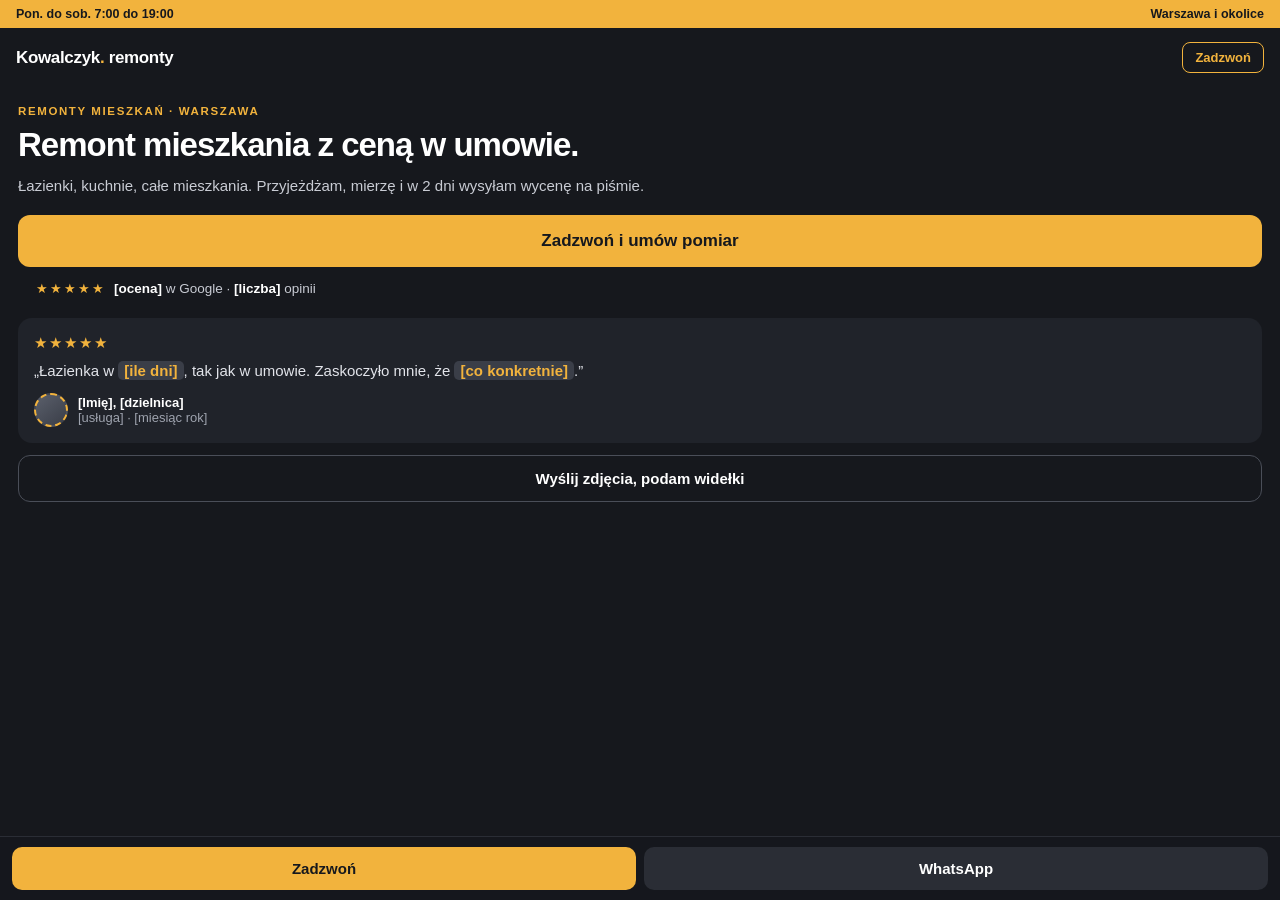
<file: content/koncepty/przyklad-remonty/opinie-po.html>
<!doctype html><meta charset=utf-8><meta name=viewport content="width=device-width,initial-scale=1"><style>*{box-sizing:border-box}body{margin:0;font-family:Inter,Arial,sans-serif;background:#16181d;color:#fff}
.info{background:#f2b33d;color:#16181d;font-size:12.5px;font-weight:700;padding:7px 16px;display:flex;justify-content:space-between}
.top{display:flex;justify-content:space-between;align-items:center;padding:14px 16px}
.logo{font-weight:800;font-size:17px;letter-spacing:-.02em}.logo b{color:#f2b33d}
.tel{font-size:13px;font-weight:700;border:1.5px solid #f2b33d;color:#f2b33d;padding:7px 12px;border-radius:8px}
.hero{padding:18px 18px 22px}
.eb{font-size:11.5px;letter-spacing:.14em;text-transform:uppercase;color:#f2b33d;font-weight:700}
h1{font-size:33px;line-height:1.08;letter-spacing:-.03em;margin:10px 0 12px}
.p{font-size:15px;line-height:1.5;color:#c9ccd4;margin:0 0 18px}
.b1{display:block;text-align:center;background:#f2b33d;color:#16181d;font-weight:800;font-size:17px;padding:16px;border-radius:12px}
.b2{display:block;text-align:center;border:1.5px solid #4a4e58;color:#fff;font-weight:600;font-size:15px;padding:14px;border-radius:12px;margin-top:10px}
.tr{display:flex;flex-direction:column;gap:9px;margin-top:18px;font-size:14px;color:#e2e4ea}.tr span{color:#f2b33d;font-weight:800;margin-right:8px}
.img{margin:0 18px;height:190px;border-radius:14px;background:linear-gradient(160deg,#d9d2c5,#b9ae9c 45%,#8f8473);position:relative;overflow:hidden}
.img:before{content:"";position:absolute;left:12%;right:12%;top:22%;bottom:0;background:linear-gradient(180deg,#efe9df,#d8cfc0);border-radius:6px 6px 0 0}
.img:after{content:"Realizacja: kuchnia, Mokotów";position:absolute;left:10px;bottom:10px;background:#16181dcc;font-size:12px;padding:6px 10px;border-radius:8px}
h2{font-size:22px;margin:26px 18px 10px;letter-spacing:-.02em}
.st{margin:0 18px;display:flex;flex-direction:column;gap:10px}.st div{background:#20232a;border-radius:12px;padding:14px;font-size:14px;color:#c9ccd4}.st b{color:#fff;display:block;font-size:15px;margin-bottom:3px}
.bar{position:fixed;left:0;right:0;bottom:0;display:flex;gap:8px;padding:10px 12px;background:#16181dee;border-top:1px solid #2a2d35}
.bar a{flex:1;text-align:center;padding:13px;border-radius:10px;font-weight:800;font-size:15px}.bar .a{background:#f2b33d;color:#16181d}.bar .c{background:#2a2d35;color:#fff}

.op{margin:0 18px;background:#20232a;border-radius:14px;padding:16px}
.st5{color:#f2b33d;font-size:15px;letter-spacing:2px}
.q{font-size:15px;line-height:1.5;color:#e2e4ea;margin:8px 0 10px}
.ph{background:#3a3e48;color:#f2b33d;border-radius:5px;padding:1px 6px;font-weight:700}
.who{display:flex;align-items:center;gap:10px;font-size:13px;color:#9ea3ae}
.av{width:34px;height:34px;border-radius:50%;background:linear-gradient(140deg,#5a5f6b,#3a3e48);border:2px dashed #f2b33d}
.g{display:flex;align-items:center;gap:8px;margin:14px 18px 0;font-size:13.5px;color:#c9ccd4}
.g b{color:#fff}
.sl{margin:0 18px;background:#20232a;border-radius:14px;padding:26px 18px;text-align:center}
.dots{display:flex;gap:6px;justify-content:center;margin-top:14px}.dots i{width:7px;height:7px;border-radius:50%;background:#4a4e58}.dots i:first-child{background:#9ea3ae}
.foot2{margin:26px 18px 0;padding-top:16px;border-top:1px solid #2a2d35;font-size:12px;color:#777c86;line-height:1.7}
</style><div class=info><span>Pon. do sob. 7:00 do 19:00</span><span>Warszawa i okolice</span></div>
<div class=top><div class=logo>Kowalczyk<b>.</b> remonty</div><div class=tel>Zadzwoń</div></div><div class=hero><div class=eb>Remonty mieszkań · Warszawa</div>
<h1>Remont mieszkania z ceną w umowie.</h1>
<p class=p>Łazienki, kuchnie, całe mieszkania. Przyjeżdżam, mierzę i w 2 dni wysyłam wycenę na piśmie.</p>
<a class=b1>Zadzwoń i umów pomiar</a>
<div class=g><span class=st5 style="font-size:13px">★★★★★</span><span><b>[ocena]</b> w Google · <b>[liczba]</b> opinii</span></div></div>
<div class=op><div class=st5>★★★★★</div>
<div class=q>„Łazienka w <span class=ph>[ile dni]</span>, tak jak w umowie. Zaskoczyło mnie, że <span class=ph>[co konkretnie]</span>.”</div>
<div class=who><div class=av></div><div><b style="color:#fff">[Imię], [dzielnica]</b><br>[usługa] · [miesiąc rok]</div></div></div>
<a class=b2 style="margin:12px 18px 0">Wyślij zdjęcia, podam widełki</a>
<div style="height:90px"></div>
<div class=bar><a class=a>Zadzwoń</a><a class=c>WhatsApp</a></div>
</file>
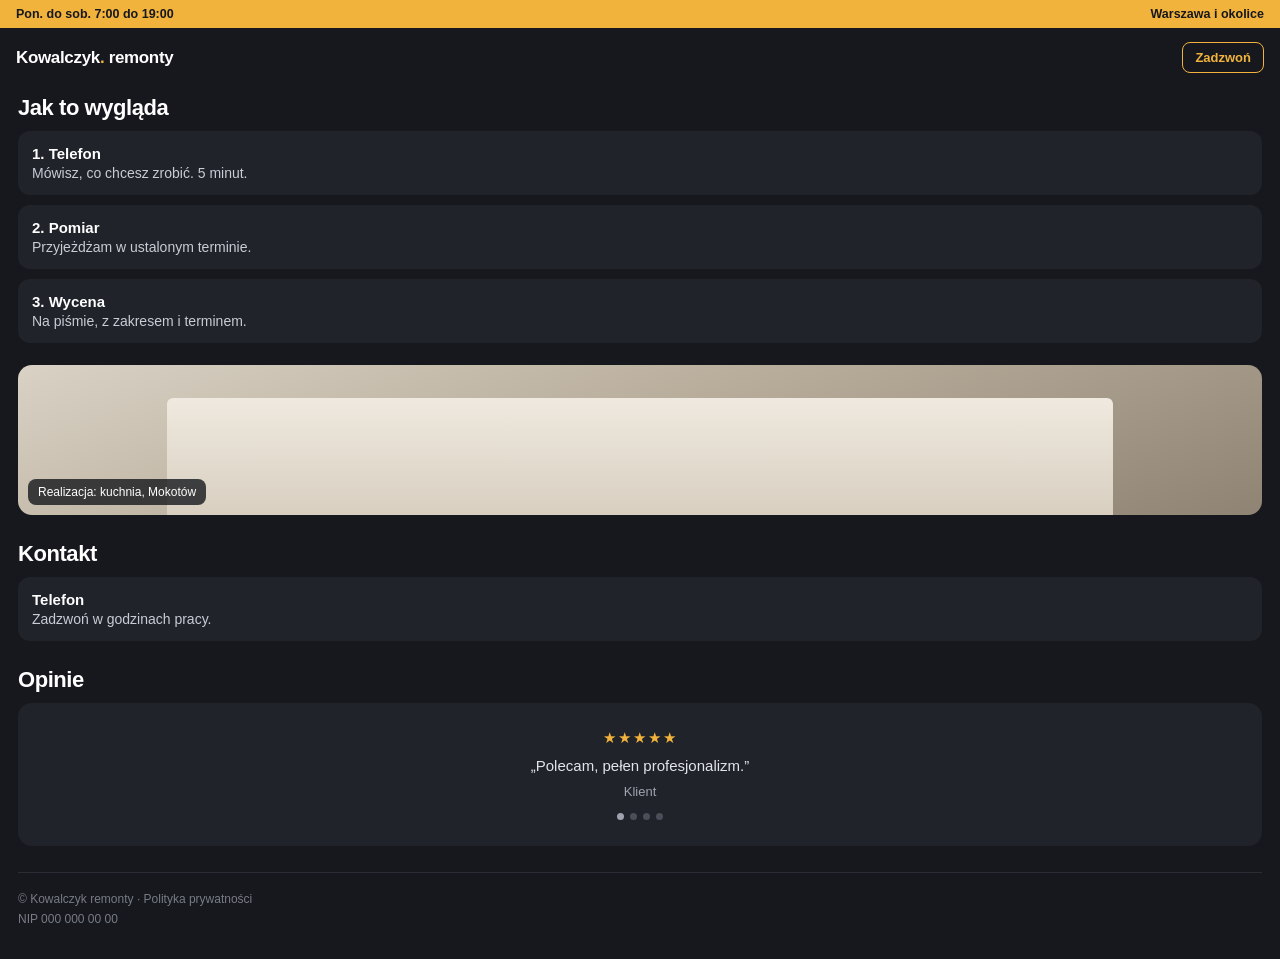
<file: content/koncepty/przyklad-remonty/opinie-przed.html>
<!doctype html><meta charset=utf-8><meta name=viewport content="width=device-width,initial-scale=1"><style>*{box-sizing:border-box}body{margin:0;font-family:Inter,Arial,sans-serif;background:#16181d;color:#fff}
.info{background:#f2b33d;color:#16181d;font-size:12.5px;font-weight:700;padding:7px 16px;display:flex;justify-content:space-between}
.top{display:flex;justify-content:space-between;align-items:center;padding:14px 16px}
.logo{font-weight:800;font-size:17px;letter-spacing:-.02em}.logo b{color:#f2b33d}
.tel{font-size:13px;font-weight:700;border:1.5px solid #f2b33d;color:#f2b33d;padding:7px 12px;border-radius:8px}
.hero{padding:18px 18px 22px}
.eb{font-size:11.5px;letter-spacing:.14em;text-transform:uppercase;color:#f2b33d;font-weight:700}
h1{font-size:33px;line-height:1.08;letter-spacing:-.03em;margin:10px 0 12px}
.p{font-size:15px;line-height:1.5;color:#c9ccd4;margin:0 0 18px}
.b1{display:block;text-align:center;background:#f2b33d;color:#16181d;font-weight:800;font-size:17px;padding:16px;border-radius:12px}
.b2{display:block;text-align:center;border:1.5px solid #4a4e58;color:#fff;font-weight:600;font-size:15px;padding:14px;border-radius:12px;margin-top:10px}
.tr{display:flex;flex-direction:column;gap:9px;margin-top:18px;font-size:14px;color:#e2e4ea}.tr span{color:#f2b33d;font-weight:800;margin-right:8px}
.img{margin:0 18px;height:190px;border-radius:14px;background:linear-gradient(160deg,#d9d2c5,#b9ae9c 45%,#8f8473);position:relative;overflow:hidden}
.img:before{content:"";position:absolute;left:12%;right:12%;top:22%;bottom:0;background:linear-gradient(180deg,#efe9df,#d8cfc0);border-radius:6px 6px 0 0}
.img:after{content:"Realizacja: kuchnia, Mokotów";position:absolute;left:10px;bottom:10px;background:#16181dcc;font-size:12px;padding:6px 10px;border-radius:8px}
h2{font-size:22px;margin:26px 18px 10px;letter-spacing:-.02em}
.st{margin:0 18px;display:flex;flex-direction:column;gap:10px}.st div{background:#20232a;border-radius:12px;padding:14px;font-size:14px;color:#c9ccd4}.st b{color:#fff;display:block;font-size:15px;margin-bottom:3px}
.bar{position:fixed;left:0;right:0;bottom:0;display:flex;gap:8px;padding:10px 12px;background:#16181dee;border-top:1px solid #2a2d35}
.bar a{flex:1;text-align:center;padding:13px;border-radius:10px;font-weight:800;font-size:15px}.bar .a{background:#f2b33d;color:#16181d}.bar .c{background:#2a2d35;color:#fff}

.op{margin:0 18px;background:#20232a;border-radius:14px;padding:16px}
.st5{color:#f2b33d;font-size:15px;letter-spacing:2px}
.q{font-size:15px;line-height:1.5;color:#e2e4ea;margin:8px 0 10px}
.ph{background:#3a3e48;color:#f2b33d;border-radius:5px;padding:1px 6px;font-weight:700}
.who{display:flex;align-items:center;gap:10px;font-size:13px;color:#9ea3ae}
.av{width:34px;height:34px;border-radius:50%;background:linear-gradient(140deg,#5a5f6b,#3a3e48);border:2px dashed #f2b33d}
.g{display:flex;align-items:center;gap:8px;margin:14px 18px 0;font-size:13.5px;color:#c9ccd4}
.g b{color:#fff}
.sl{margin:0 18px;background:#20232a;border-radius:14px;padding:26px 18px;text-align:center}
.dots{display:flex;gap:6px;justify-content:center;margin-top:14px}.dots i{width:7px;height:7px;border-radius:50%;background:#4a4e58}.dots i:first-child{background:#9ea3ae}
.foot2{margin:26px 18px 0;padding-top:16px;border-top:1px solid #2a2d35;font-size:12px;color:#777c86;line-height:1.7}
</style><div class=info><span>Pon. do sob. 7:00 do 19:00</span><span>Warszawa i okolice</span></div>
<div class=top><div class=logo>Kowalczyk<b>.</b> remonty</div><div class=tel>Zadzwoń</div></div>
<h2 style="margin-top:8px">Jak to wygląda</h2>
<div class=st><div><b>1. Telefon</b>Mówisz, co chcesz zrobić. 5 minut.</div><div><b>2. Pomiar</b>Przyjeżdżam w ustalonym terminie.</div><div><b>3. Wycena</b>Na piśmie, z zakresem i terminem.</div></div>
<div class=img style="margin-top:22px;height:150px"></div>
<h2>Kontakt</h2>
<div class=st><div><b>Telefon</b>Zadzwoń w godzinach pracy.</div></div>
<h2>Opinie</h2>
<div class=sl><div class=st5>★★★★★</div><div class=q style="margin-bottom:6px">„Polecam, pełen profesjonalizm.”</div><div style="font-size:13px;color:#9ea3ae">Klient</div><div class=dots><i></i><i></i><i></i><i></i></div></div>
<div class=foot2>© Kowalczyk remonty · Polityka prywatności<br>NIP 000 000 00 00</div>
<div style="height:30px"></div>
</file>
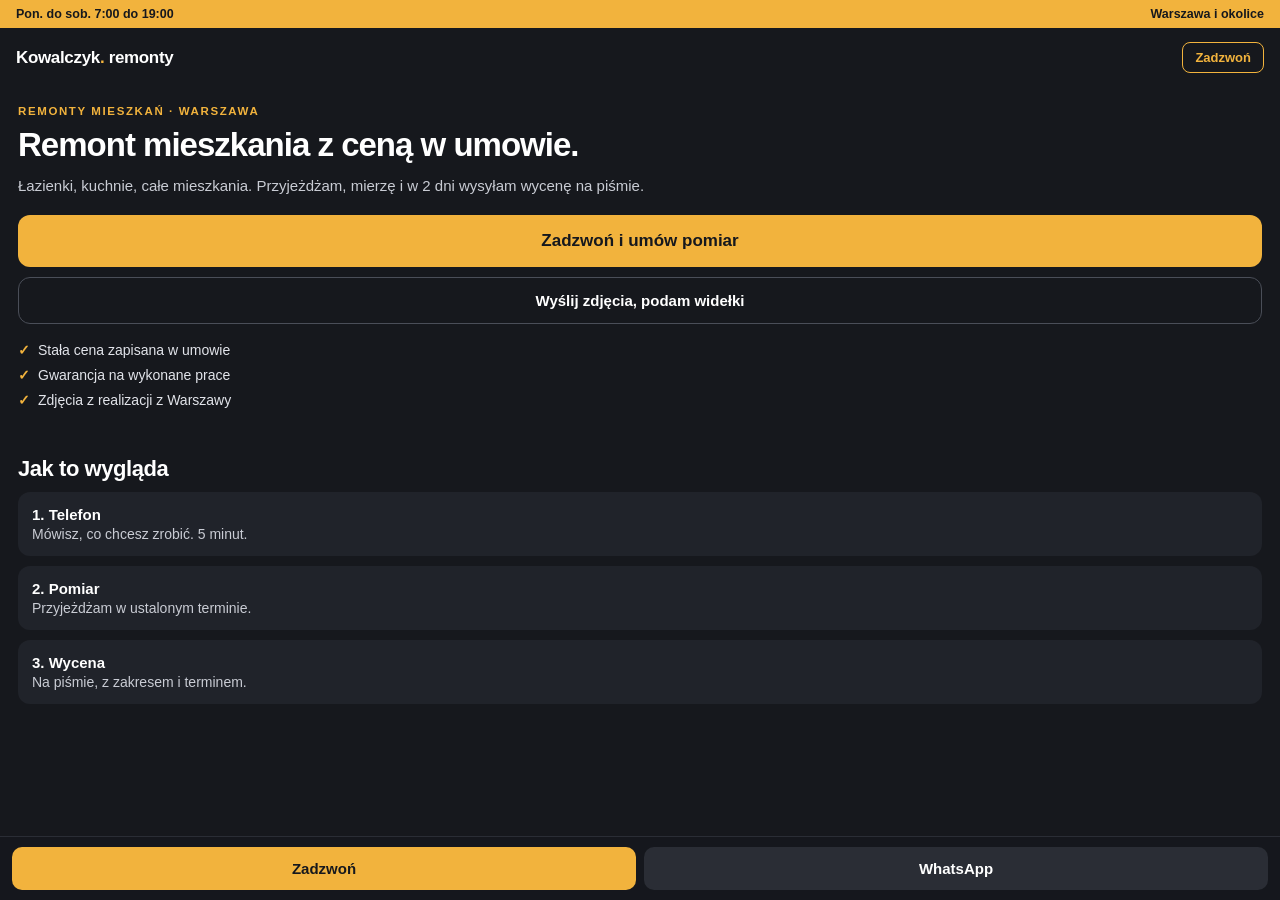
<file: content/koncepty/przyklad-remonty/po.html>
<!doctype html><meta charset=utf-8><meta name=viewport content="width=device-width,initial-scale=1">
<style>*{box-sizing:border-box}body{margin:0;font-family:Inter,Arial,sans-serif;background:#16181d;color:#fff}
.info{background:#f2b33d;color:#16181d;font-size:12.5px;font-weight:700;padding:7px 16px;display:flex;justify-content:space-between}
.top{display:flex;justify-content:space-between;align-items:center;padding:14px 16px}
.logo{font-weight:800;font-size:17px;letter-spacing:-.02em}.logo b{color:#f2b33d}
.tel{font-size:13px;font-weight:700;border:1.5px solid #f2b33d;color:#f2b33d;padding:7px 12px;border-radius:8px}
.hero{padding:18px 18px 22px}
.eb{font-size:11.5px;letter-spacing:.14em;text-transform:uppercase;color:#f2b33d;font-weight:700}
h1{font-size:33px;line-height:1.08;letter-spacing:-.03em;margin:10px 0 12px}
.p{font-size:15px;line-height:1.5;color:#c9ccd4;margin:0 0 18px}
.b1{display:block;text-align:center;background:#f2b33d;color:#16181d;font-weight:800;font-size:17px;padding:16px;border-radius:12px}
.b2{display:block;text-align:center;border:1.5px solid #4a4e58;color:#fff;font-weight:600;font-size:15px;padding:14px;border-radius:12px;margin-top:10px}
.tr{display:flex;flex-direction:column;gap:9px;margin-top:18px;font-size:14px;color:#e2e4ea}.tr span{color:#f2b33d;font-weight:800;margin-right:8px}
.img{margin:0 18px;height:190px;border-radius:14px;background:linear-gradient(160deg,#d9d2c5,#b9ae9c 45%,#8f8473);position:relative;overflow:hidden}
.img:before{content:"";position:absolute;left:12%;right:12%;top:22%;bottom:0;background:linear-gradient(180deg,#efe9df,#d8cfc0);border-radius:6px 6px 0 0}
.img:after{content:"Realizacja: kuchnia, Mokotów";position:absolute;left:10px;bottom:10px;background:#16181dcc;font-size:12px;padding:6px 10px;border-radius:8px}
h2{font-size:22px;margin:26px 18px 10px;letter-spacing:-.02em}
.st{margin:0 18px;display:flex;flex-direction:column;gap:10px}.st div{background:#20232a;border-radius:12px;padding:14px;font-size:14px;color:#c9ccd4}.st b{color:#fff;display:block;font-size:15px;margin-bottom:3px}
.bar{position:fixed;left:0;right:0;bottom:0;display:flex;gap:8px;padding:10px 12px;background:#16181dee;border-top:1px solid #2a2d35}
.bar a{flex:1;text-align:center;padding:13px;border-radius:10px;font-weight:800;font-size:15px}.bar .a{background:#f2b33d;color:#16181d}.bar .c{background:#2a2d35;color:#fff}
</style>
<div class=info><span>Pon. do sob. 7:00 do 19:00</span><span>Warszawa i okolice</span></div>
<div class=top><div class=logo>Kowalczyk<b>.</b> remonty</div><div class=tel>Zadzwoń</div></div>
<div class=hero><div class=eb>Remonty mieszkań · Warszawa</div>
<h1>Remont mieszkania z ceną w umowie.</h1>
<p class=p>Łazienki, kuchnie, całe mieszkania. Przyjeżdżam, mierzę i w 2 dni wysyłam wycenę na piśmie.</p>
<a class=b1>Zadzwoń i umów pomiar</a><a class=b2>Wyślij zdjęcia, podam widełki</a>
<div class=tr><div><span>✓</span>Stała cena zapisana w umowie</div><div><span>✓</span>Gwarancja na wykonane prace</div><div><span>✓</span>Zdjęcia z realizacji z Warszawy</div></div></div>

<h2>Jak to wygląda</h2>
<div class=st><div><b>1. Telefon</b>Mówisz, co chcesz zrobić. 5 minut.</div><div><b>2. Pomiar</b>Przyjeżdżam w ustalonym terminie.</div><div><b>3. Wycena</b>Na piśmie, z zakresem i terminem.</div></div>
<div style="height:90px"></div>
<div class=bar><a class=a>Zadzwoń</a><a class=c>WhatsApp</a></div>
</file>
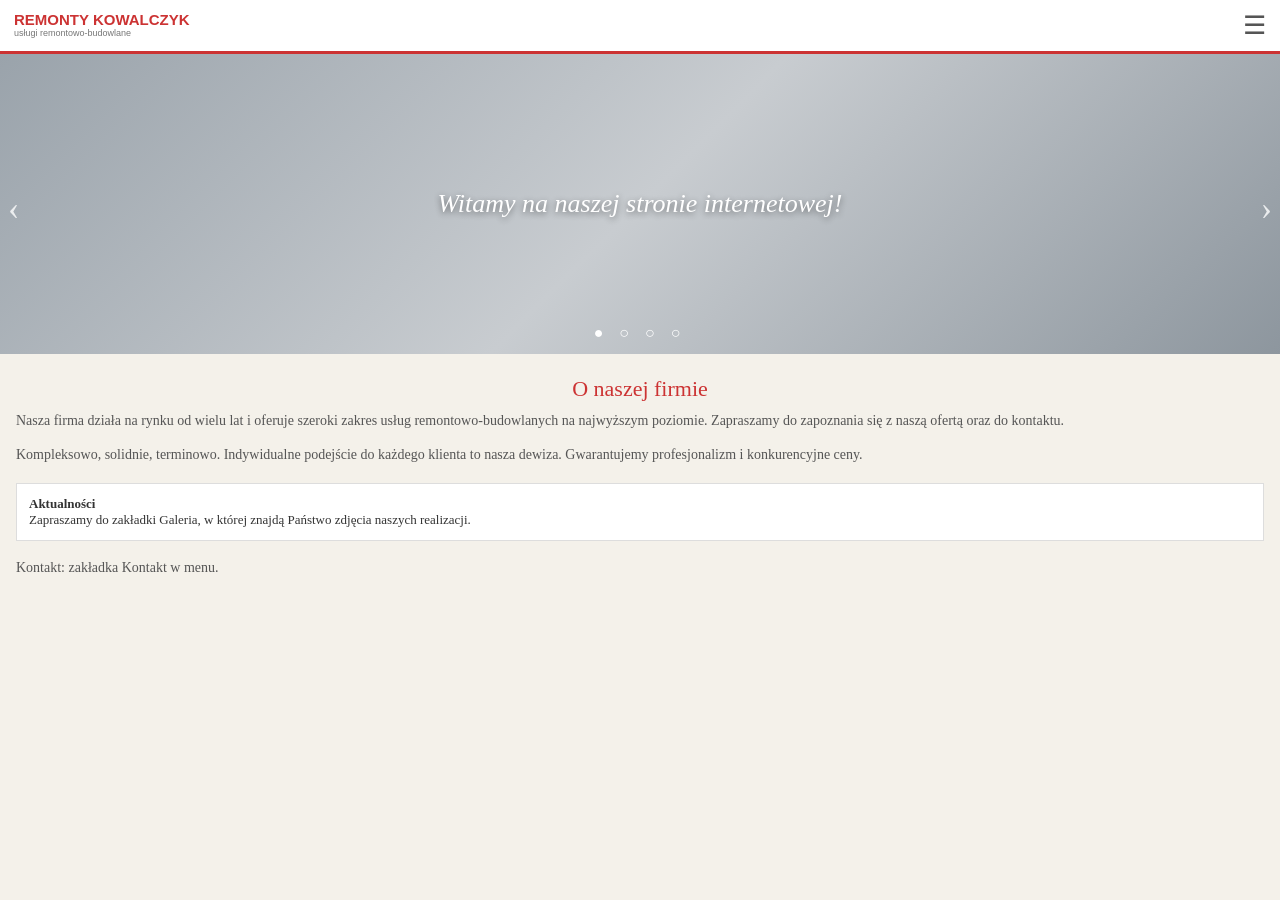
<file: content/koncepty/przyklad-remonty/przed.html>
<!doctype html><meta charset=utf-8><meta name=viewport content="width=device-width,initial-scale=1">
<style>body{margin:0;font-family:Georgia,serif;background:#f4f1ea;color:#333}
.top{display:flex;justify-content:space-between;align-items:center;padding:10px 14px;background:#fff;border-bottom:3px solid #c33}
.logo{font:bold 15px Arial;color:#c33;line-height:1.1}.logo small{display:block;font-size:9px;color:#777;font-weight:normal}
.hb{font-size:26px;color:#555}
.slider{height:300px;background:linear-gradient(135deg,#9aa3ab,#c8ccd0 50%,#8d969e);position:relative;display:flex;align-items:center;justify-content:center}
.slider span{font:italic 26px Georgia;color:#fff;text-shadow:0 2px 6px #0007;text-align:center;padding:0 20px}
.dots{position:absolute;bottom:12px;left:0;right:0;text-align:center;color:#fff;letter-spacing:6px}
.ar{position:absolute;top:45%;font-size:34px;color:#fff;opacity:.8}.l{left:8px}.r{right:8px}
h1{font:normal 22px Georgia;color:#c33;margin:22px 16px 8px;text-align:center}
p{font-size:14px;line-height:1.6;margin:0 16px 12px;text-align:justify;color:#555}
.news{margin:16px;padding:12px;background:#fff;border:1px solid #ddd;font-size:13px}
</style>
<div class=top><div class=logo>REMONTY KOWALCZYK<small>usługi remontowo-budowlane</small></div><div class=hb>☰</div></div>
<div class=slider><span>Witamy na naszej stronie internetowej!</span><div class="ar l">‹</div><div class="ar r">›</div><div class=dots>● ○ ○ ○</div></div>
<h1>O naszej firmie</h1>
<p>Nasza firma działa na rynku od wielu lat i oferuje szeroki zakres usług remontowo-budowlanych na najwyższym poziomie. Zapraszamy do zapoznania się z naszą ofertą oraz do kontaktu.</p>
<p>Kompleksowo, solidnie, terminowo. Indywidualne podejście do każdego klienta to nasza dewiza. Gwarantujemy profesjonalizm i konkurencyjne ceny.</p>
<div class=news><b>Aktualności</b><br>Zapraszamy do zakładki Galeria, w której znajdą Państwo zdjęcia naszych realizacji.</div>
<p>Kontakt: zakładka Kontakt w menu.</p>
</file>
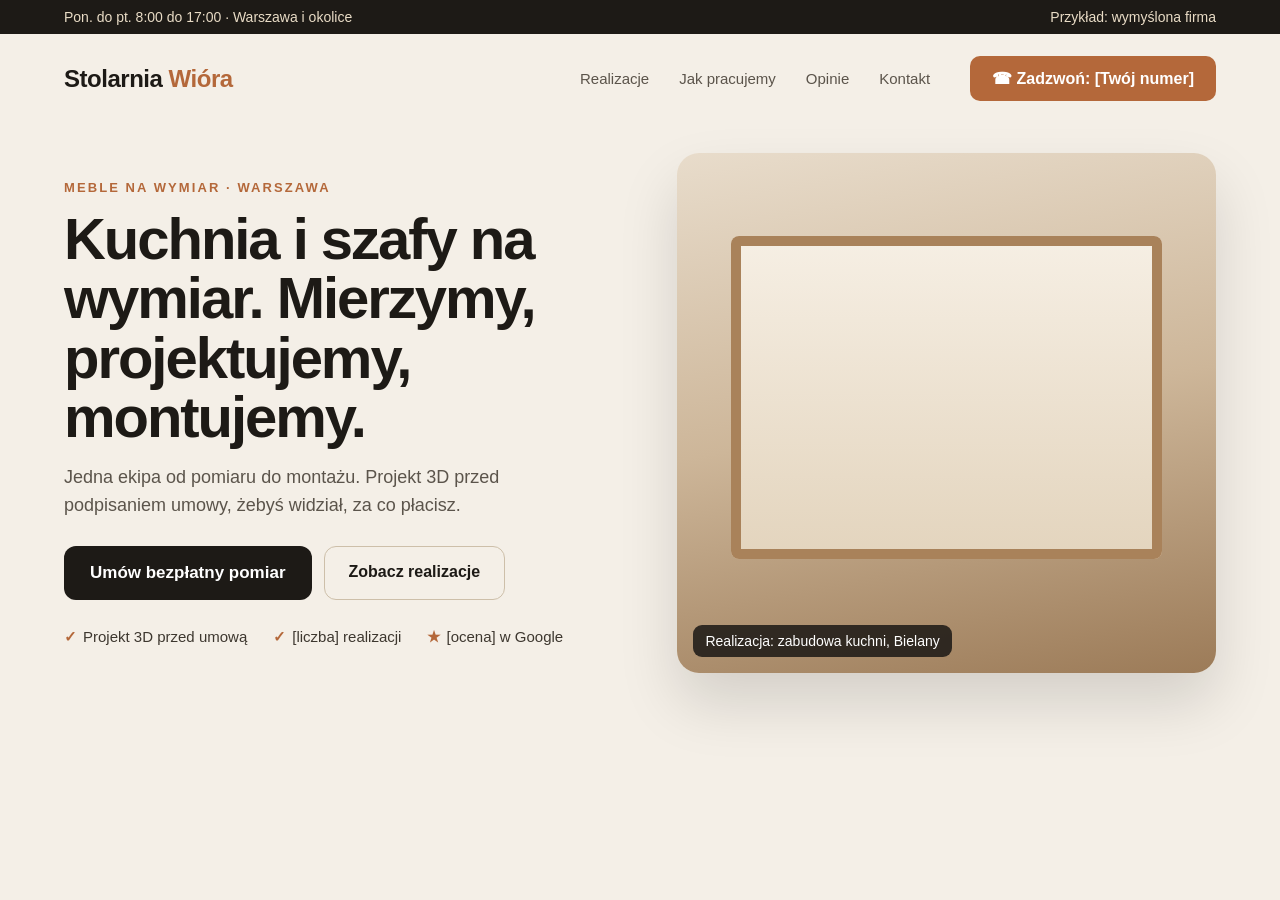
<file: content/koncepty/przyklad-stolarnia/po.html>
<!doctype html><meta charset=utf-8>
<style>*{box-sizing:border-box}body{margin:0;background:#f4efe7;font-family:Inter,Arial,sans-serif;color:#1d1a16}
.info{background:#1d1a16;color:#e9dcc6;font-size:14px;padding:9px 64px;display:flex;justify-content:space-between}
.top{display:flex;align-items:center;padding:22px 64px;gap:40px}
.logo{font-weight:800;font-size:24px;letter-spacing:-.02em}.logo b{color:#b4683a}
nav{display:flex;gap:30px;font-size:15px;color:#5b544b;margin-left:auto}
.tel{background:#b4683a;color:#fff;font-weight:700;font-size:16px;padding:13px 22px;border-radius:10px}
.hero{display:grid;grid-template-columns:1.05fr 1fr;gap:48px;padding:30px 64px 0;align-items:center}
.eb{font-size:13px;letter-spacing:.16em;text-transform:uppercase;color:#b4683a;font-weight:700}
h1{font-size:58px;line-height:1.02;letter-spacing:-.035em;margin:14px 0 18px}
.p{font-size:18px;line-height:1.55;color:#5b544b;margin:0 0 26px;max-width:520px}
.btns{display:flex;gap:12px}.b1{background:#1d1a16;color:#fff;font-weight:700;font-size:17px;padding:17px 26px;border-radius:12px}.b2{border:1.5px solid #cdbfa9;font-weight:600;font-size:16px;padding:16px 24px;border-radius:12px}
.tr{display:flex;gap:26px;margin-top:28px;font-size:15px;color:#3d372f}.tr span{color:#b4683a;font-weight:800;margin-right:6px}
.img{height:520px;border-radius:22px;background:linear-gradient(170deg,#e8dccb,#cdb699 50%,#9c7b58);position:relative;overflow:hidden;box-shadow:0 30px 60px #0002}
.img:before{content:"";position:absolute;left:10%;right:10%;top:16%;bottom:22%;background:linear-gradient(180deg,#f6efe4,#e3d4bd);border-radius:8px;box-shadow:inset 0 0 0 10px #a9825a}
.img:after{content:"Realizacja: zabudowa kuchni, Bielany";position:absolute;left:16px;bottom:16px;background:#1d1a16dd;color:#fff;font-size:14px;padding:8px 12px;border-radius:9px}
</style>
<div class=info><span>Pon. do pt. 8:00 do 17:00 · Warszawa i okolice</span><span>Przykład: wymyślona firma</span></div>
<div class=top><div class=logo>Stolarnia <b>Wióra</b></div><nav><span>Realizacje</span><span>Jak pracujemy</span><span>Opinie</span><span>Kontakt</span></nav><div class=tel>☎ Zadzwoń: [Twój numer]</div></div>
<div class=hero><div><div class=eb>Meble na wymiar · Warszawa</div>
<h1>Kuchnia i szafy na wymiar. Mierzymy, projektujemy, montujemy.</h1>
<p class=p>Jedna ekipa od pomiaru do montażu. Projekt 3D przed podpisaniem umowy, żebyś widział, za co płacisz.</p>
<div class=btns><span class=b1>Umów bezpłatny pomiar</span><span class=b2>Zobacz realizacje</span></div>
<div class=tr><div><span>✓</span>Projekt 3D przed umową</div><div><span>✓</span>[liczba] realizacji</div><div><span>★</span>[ocena] w Google</div></div></div>
<div class=img></div></div>
</file>
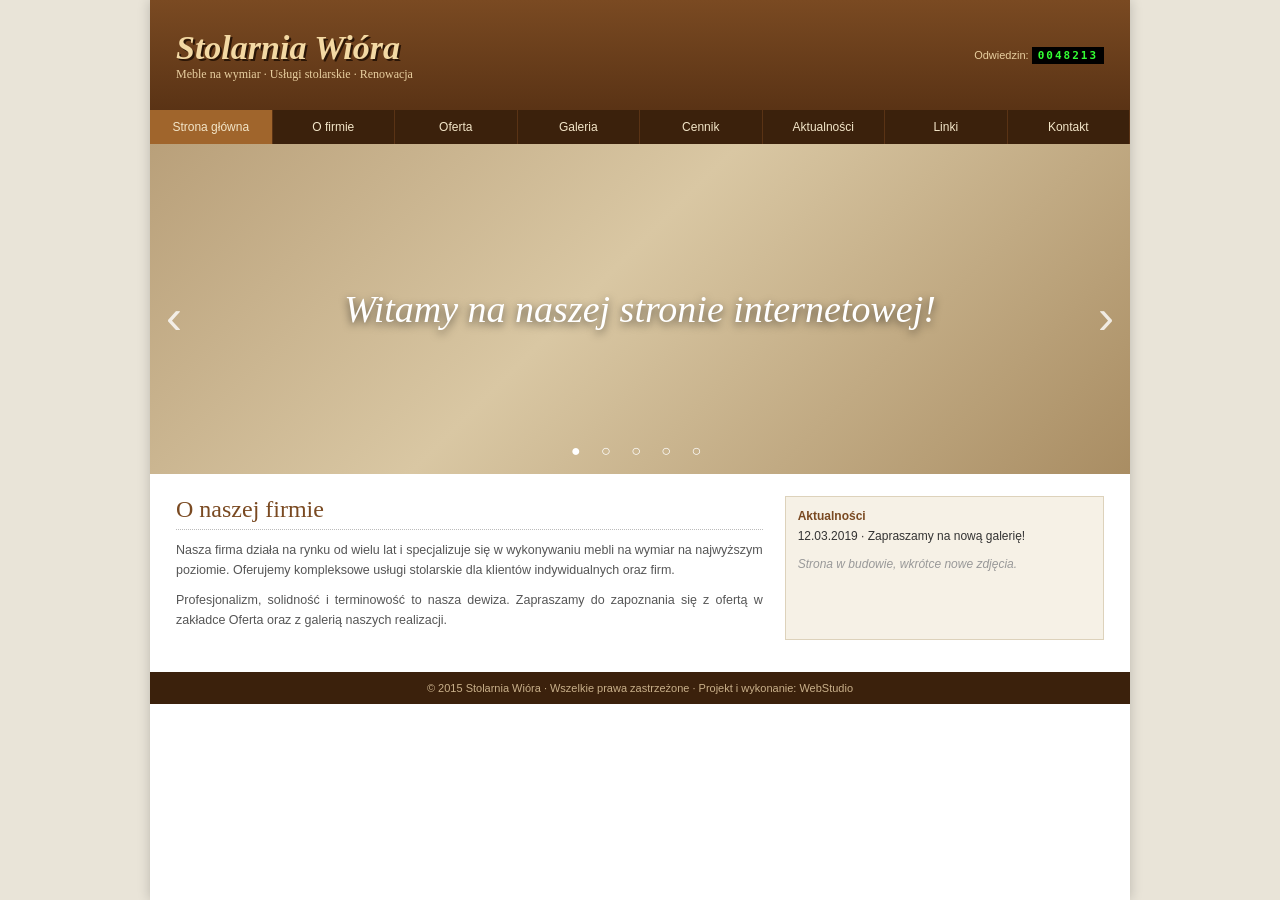
<file: content/koncepty/przyklad-stolarnia/przed.html>
<!doctype html><meta charset=utf-8>
<style>body{margin:0;background:#e9e4d8;font-family:Verdana,Arial,sans-serif;color:#333}
.wrap{width:980px;margin:0 auto;background:#fff;box-shadow:0 0 12px #0003;min-height:900px}
.head{height:110px;background:linear-gradient(#7a4a22,#5a3315);display:flex;align-items:center;padding:0 26px;gap:18px}
.logo{font:bold italic 34px Georgia,serif;color:#f3d9a4;text-shadow:2px 2px 0 #2b1607}
.logo small{display:block;font:12px Verdana;color:#e8cfa0;font-style:normal;text-shadow:none}
.cnt{margin-left:auto;font-size:11px;color:#e8cfa0;text-align:right}
.cnt b{display:inline-block;background:#000;color:#3f3;font-family:monospace;padding:2px 6px;letter-spacing:2px}
nav{display:flex;background:#3b210c}
nav a{flex:1;text-align:center;color:#f3e6c9;font-size:12px;padding:10px 0;border-right:1px solid #5a3315}
nav a:first-child{background:#a0652c}
.slider{height:330px;background:linear-gradient(135deg,#b9a07a,#d9c7a3 45%,#a98d63);position:relative;display:flex;align-items:center;justify-content:center}
.slider span{font:italic 38px Georgia,serif;color:#fff;text-shadow:0 3px 8px #0009}
.ar{position:absolute;top:44%;font-size:48px;color:#fff;opacity:.8}.l{left:16px}.r{right:16px}
.dots{position:absolute;bottom:14px;width:100%;text-align:center;color:#fff;letter-spacing:8px}
.cols{display:flex;gap:22px;padding:22px 26px}
.main{flex:2}.side{flex:1;background:#f6f1e6;border:1px solid #ddd2bb;padding:12px;font-size:12px}
h1{font:normal 24px Georgia,serif;color:#7a4a22;margin:0 0 10px;border-bottom:1px dotted #bbb;padding-bottom:6px}
p{font-size:12.5px;line-height:1.6;text-align:justify;margin:0 0 10px;color:#555}
.side b{color:#7a4a22;display:block;margin-bottom:6px}.side i{color:#999}
.foot{background:#3b210c;color:#c9b08a;font-size:11px;text-align:center;padding:10px;margin-top:10px}
</style>
<div class=wrap>
<div class=head><div class=logo>Stolarnia Wióra<small>Meble na wymiar · Usługi stolarskie · Renowacja</small></div><div class=cnt>Odwiedzin: <b>0048213</b></div></div>
<nav><a>Strona główna</a><a>O firmie</a><a>Oferta</a><a>Galeria</a><a>Cennik</a><a>Aktualności</a><a>Linki</a><a>Kontakt</a></nav>
<div class=slider><span>Witamy na naszej stronie internetowej!</span><div class="ar l">‹</div><div class="ar r">›</div><div class=dots>● ○ ○ ○ ○</div></div>
<div class=cols><div class=main><h1>O naszej firmie</h1>
<p>Nasza firma działa na rynku od wielu lat i specjalizuje się w wykonywaniu mebli na wymiar na najwyższym poziomie. Oferujemy kompleksowe usługi stolarskie dla klientów indywidualnych oraz firm.</p>
<p>Profesjonalizm, solidność i terminowość to nasza dewiza. Zapraszamy do zapoznania się z ofertą w zakładce Oferta oraz z galerią naszych realizacji.</p></div>
<div class=side><b>Aktualności</b>12.03.2019 · Zapraszamy na nową galerię!<br><br><i>Strona w budowie, wkrótce nowe zdjęcia.</i></div></div>
<div class=foot>© 2015 Stolarnia Wióra · Wszelkie prawa zastrzeżone · Projekt i wykonanie: WebStudio</div>
</div>
</file>
